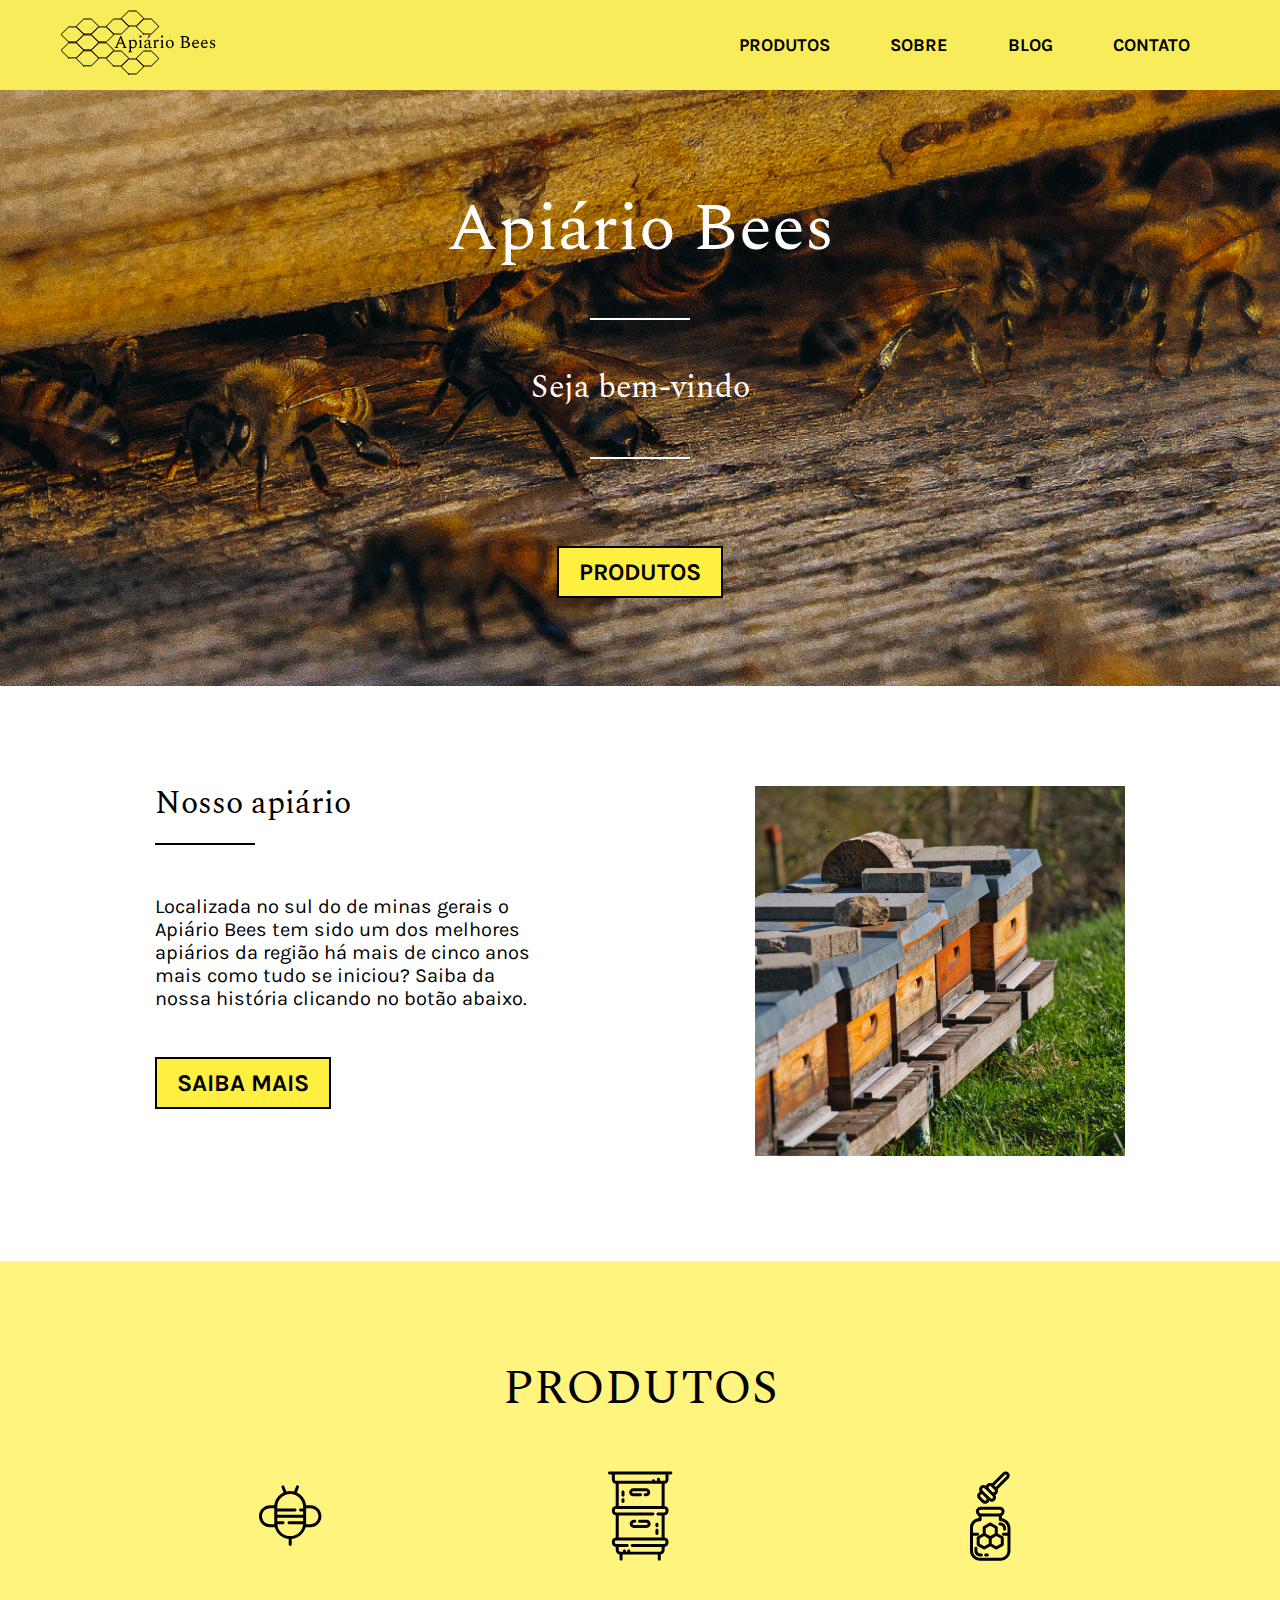
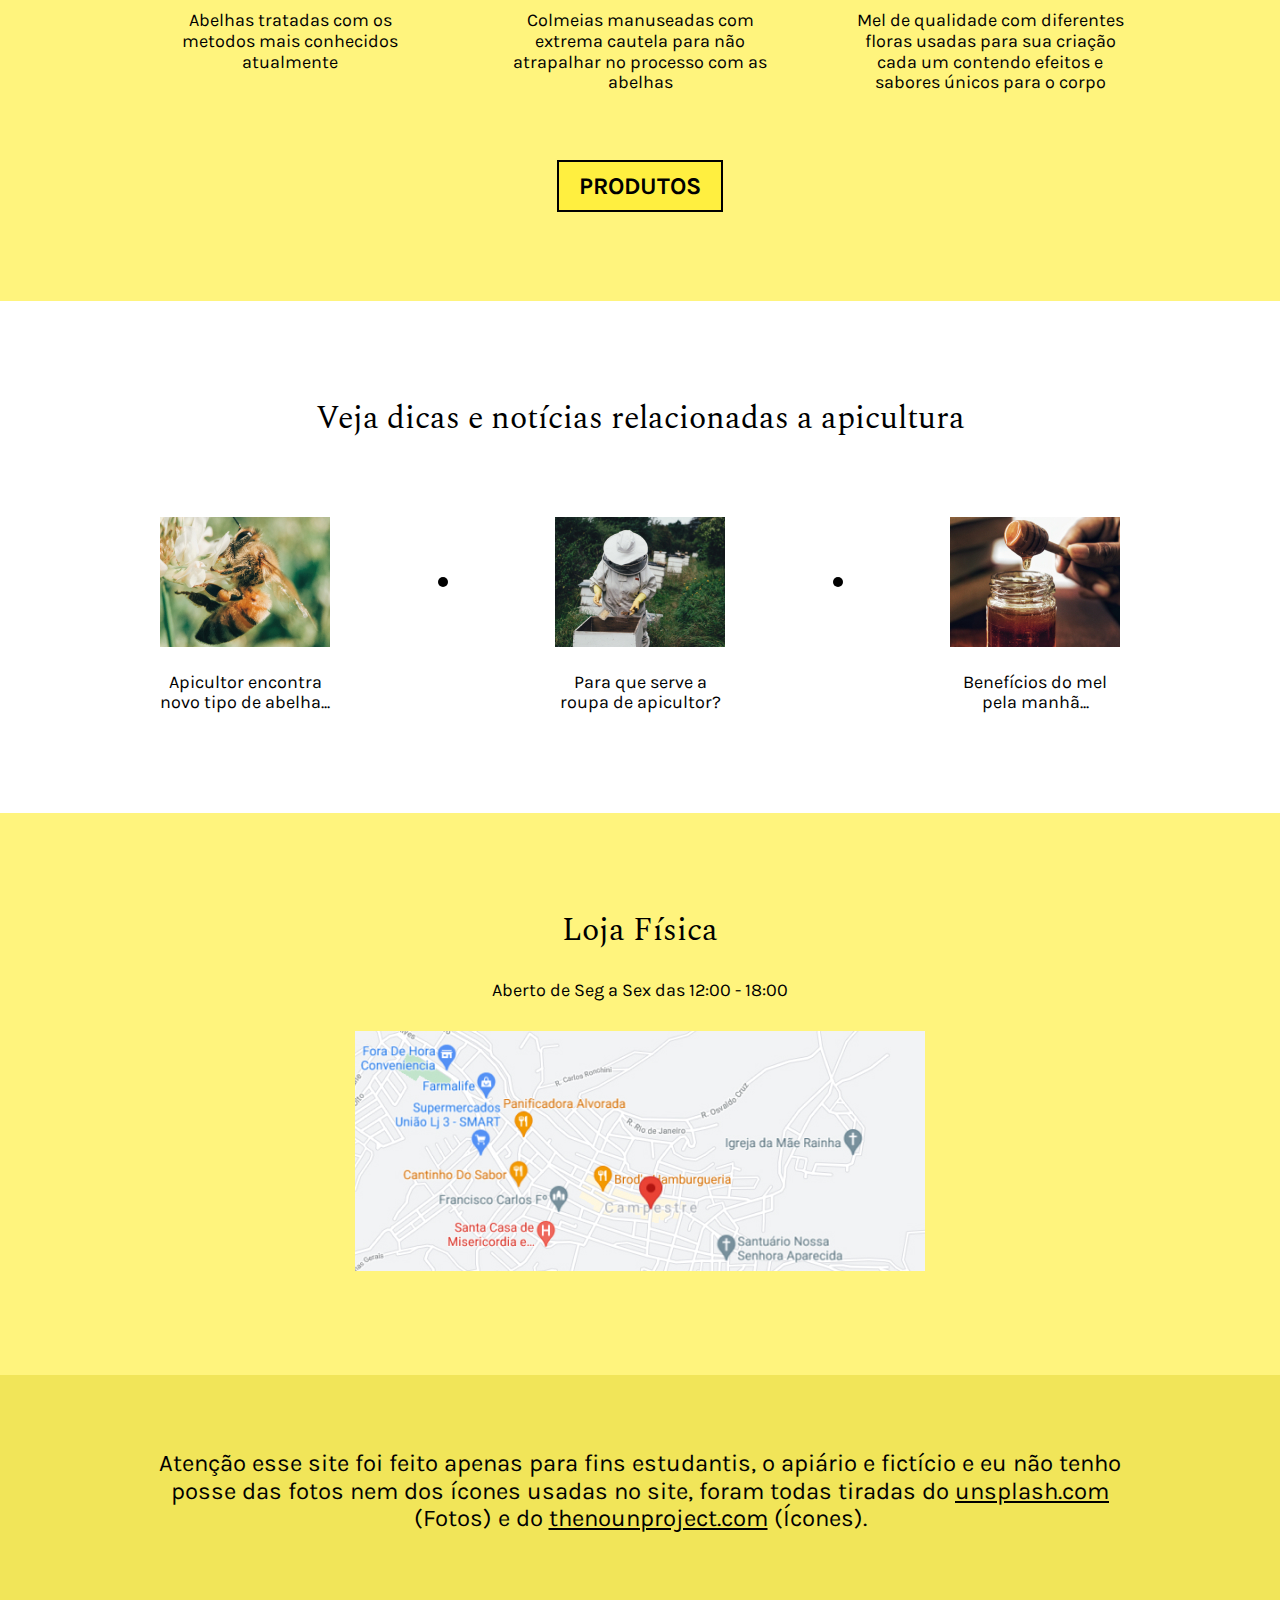
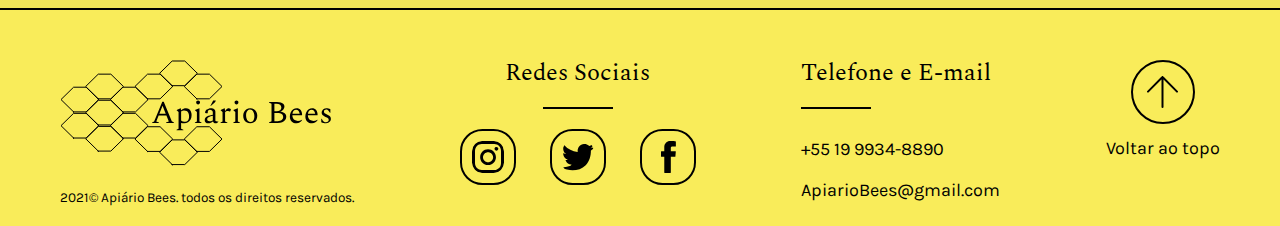
<file: index.html>
<!DOCTYPE html>
<html lang="pt-br">

<head>
	<meta charset="utf-8">
	<title>Apiário Bees</title>
	<meta name="description" content="">

	<meta property="og:type" content="website" />
	<meta property="og:title" content="Apiário Bees" />
	<meta property="og:description" content="O Apiário Bees é o melhor apiário na região de Minas Gerais vendemos mel de diferentas floras, venha experimentar!" />
	<meta property="og:url" content="apiariobees.com" />
	<meta property="og:image" content="" />

	<meta name="viewport" content="width=device-width, initial-scale=1">

	<link rel="shortcut icon" href="favicon.ico">

	<link rel="stylesheet" href="css/normalize.css">
	<link rel="stylesheet" href="css/reset.css">
	<link rel="stylesheet" href="css/style.css">
	<link rel="stylesheet" href="css/responsivo.css">
	<script>document.documentElement.classList.add("js");</script>

	<link rel="preconnect" href="https://fonts.googleapis.com">
	<link rel="preconnect" href="https://fonts.gstatic.com" crossorigin>
	<link href="https://fonts.googleapis.com/css2?family=Karla:wght@400;700&family=Spectral&display=swap" rel="stylesheet">
</head>

<body id="#top">

	<header class="header-bg">
		<div class="header-container">
			<a class="logo" href="index.html">
				<div><img src="img/icones/marca-header.svg" alt="Apiário Bees logo"></div>
			</a>
			<nav>
				<ul class="header-nav">
					<a href="produtos.html">
						<li>produtos</li>
					</a>
					<a href="sobre.html">
						<li>sobre</li>
					</a>
					<a href="blog.html">
						<li>blog</li>
					</a>
					<a href="contato.html">
						<li>contato</li>
					</a>
				</ul>
			</nav>
		</div>
	</header>

	<section class="intro-bg">
		<div>
			<h1>Apiário Bees</h1>
			<h2>Seja bem-vindo</h2>
			<div>
				<a href="produtos.html" class="btn">Produtos</a>
			</div>
		</div>
	</section>

	<section class="section-historia-container">
		<div>
			<h2>Nosso apiário</h2>
			<p>Localizada no sul do de minas gerais o Apiário Bees tem sido um dos melhores apiários da região há mais de cinco anos mais como tudo se iniciou? Saiba da nossa história clicando no botão abaixo.</p>
			<div>
				<a href="produtos.html" class="btn">Saiba Mais</a>
			</div>
		</div>
		<div>
			<img src="img/home/IMG-Intro.jpg" alt="Caixas de abelha">
		</div>
	</section>

	<section class="section-produtos">
		<h1>Produtos</h1>
		<div class="section-produtos-container">
			<div>
				<img src="img/icones/abelha.svg" alt="Ícone de abelha">
				<p>Abelhas tratadas com os metodos mais conhecidos atualmente</p>
			</div>

			<div>
				<img src="img/icones/colmeia.svg" alt="Ícone de colmeia">
				<p>Colmeias manuseadas com extrema cautela para não atrapalhar no processo com as abelhas</p>
			</div>

			<div>
				<img src="img/icones/pote-mel.svg" alt="Ícone de pote de mel">
				<p>Mel de qualidade com diferentes floras usadas para sua criação cada um contendo efeitos e sabores únicos para o corpo</p>
			</div>
		</div>
		<div>
			<a href="produtos.html" class="btn">Produtos</a>
		</div>
	</section>

	<section class="section-news">
		<h2>Veja dicas e notícias relacionadas a apicultura</h2>
		<ul class="news-lista">

			<li>
				<div>
					<a href="#">
						<img src="img/home/Item blog 1.jpg" alt="Nova espécime de abelha">
						<p>Apicultor encontra novo tipo de abelha...</p>
					</a>
				</div>
			</li>

			<div class="bolinha"></div>

			<li>
				<div>
					<a href="#">
						<img src="img/home/Item blog 2.jpg" alt="Uso da roupa de apicultor">
						<p>Para que serve a roupa de apicultor?</p>
					</a>
				</div>
			</li>

			<div class="bolinha"></div>

			<li>
				<div>
					<a href="#">
						<img src="img/home/Item blog 3.jpg" alt="Benefícios do mel pela manhã">
						<p>Benefícios do mel pela manhã...</p>
					</a>
				</div>
			</li>

		</ul>
	</section>

	</div>


	<section class="section-endereco">
		<div class="section-endereco-container">
			<h2>Loja Física</h2>
			<p>Aberto de Seg a Sex das 12:00 - 18:00</p>
			<div><a href="https://www.google.com.br/maps" target="_blank"><img src="img/home/image 1.jpg" alt="Endereço no maps"></a></div>
		</div>
	</section>

	<section class="prefooter-color">
		<div class="prefooter">
			<p>Atenção esse site foi feito apenas para fins estudantis, o apiário e fictício e eu não tenho posse das fotos nem dos ícones usadas no site, foram todas tiradas do <a href="https://unsplash.com" target="_blank">unsplash.com</a> (Fotos) e do <a href="https://thenounproject.com" target="_blank">thenounproject.com</a> (Ícones).</p>
		</div>
	</section>

	<footer class="footer-bg">
		<div class="footer-container">
			<div>
				<a href="index.html">
					<img src="img/icones/marca-footer.svg" alt="Apiário Bees">
				</a>
				<p class="copy">2021© Apiário Bees. todos os direitos reservados.</p>
			</div>

			<div class="redes">
				<h3>Redes Sociais</h3>
				<ul>
					<li>
						<a href="https://www.instagram.com" target="_blank"> <img src="img/icones/instagram-icon.svg" alt="Ícone do instagram"> </a>
					</li>

					<li>
						<a href="https://www.twitter.com" target="_blank"> <img src="img/icones/twitter-icon.svg" alt="Ícone do twitter"> </a>
					</li>

					<li>
						<a href="https://www.facebook.com" target="_blank"> <img src="img/icones/facebook-icon.svg" alt="Ícone do facebook"> </a>
					</li>
				</ul>
			</div>

			<div class="telefone-email">
				<h3>Telefone e E-mail</h3>
				<p>+55 19 9934-8890</p>
				<p>ApiarioBees@gmail.com</p>
			</div>

			<div class="footer-seta">
				<a href="#top"><img src="img/icones/seta-cima.svg" alt="Seta pra cima"></a>
				<p>Voltar ao topo</p>
			</div>
	</footer>
	<!-- JavaScript -->

	<!-- JavaScript -->

</body>

</html>
</file>
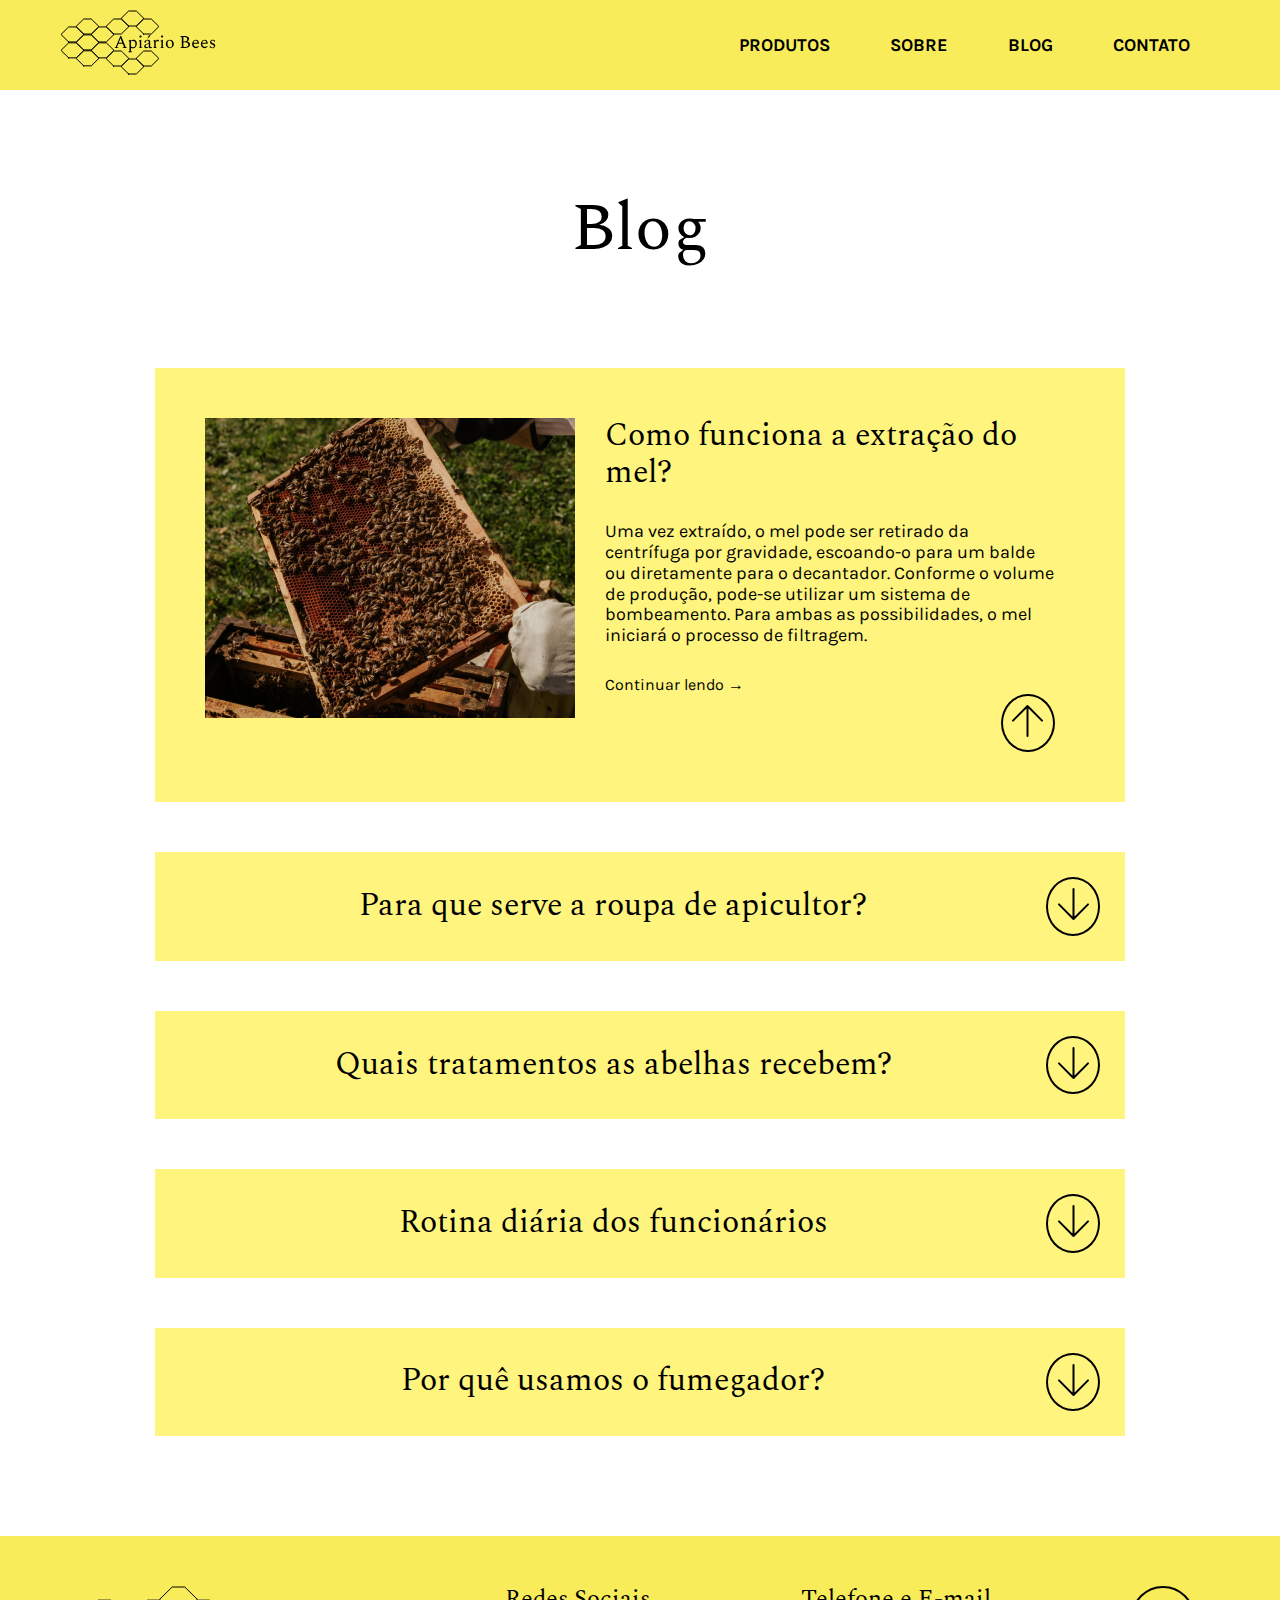
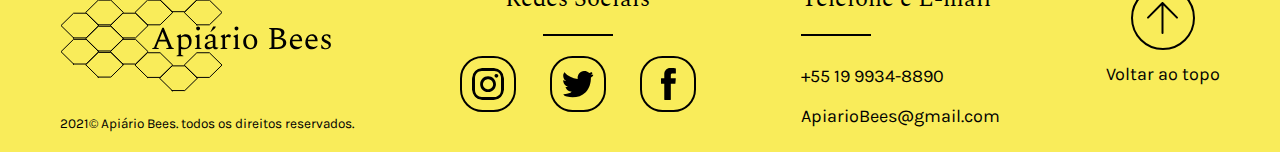
<file: blog.html>
<!DOCTYPE html>
<html lang="pt-br">

<head>
  <meta charset="utf-8">
  <title>Apiário Bees | Blog</title>
  <meta name="description" content="Veja as útlimas notícias relacionadas a apicultura e fique por dentro de tudo!">

  <meta property="og:type" content="website" />
  <meta property="og:title" content="Apiário Bees | Blog" />
  <meta property="og:description" content="Veja as útlimas notícias relacionadas a apicultura e fique por dentro de tudo!" />
  <meta property="og:url" content="apiariobees.com" />
  <meta property="og:image" content="" />

  <meta name="viewport" content="width=device-width, initial-scale=1">

  <link rel="shortcut icon" href="favicon.ico">


  <link rel="stylesheet" href="css/normalize.css">
  <link rel="stylesheet" href="css/reset.css">
  <link rel="stylesheet" href="css/style.css">
  <link rel="stylesheet" href="css/blog.css">
  <link rel="stylesheet" href="css/responsivo.css">
  <script>document.documentElement.classList.add("js");</script>

  <link rel="preconnect" href="https://fonts.googleapis.com">
  <link rel="preconnect" href="https://fonts.gstatic.com" crossorigin>
  <link href="https://fonts.googleapis.com/css2?family=Karla:wght@400;700&family=Spectral&display=swap" rel="stylesheet">
</head>

<body id="#top">

  <header class="header-bg">
    <div class="header-container">
      <a class="logo" href="index.html">
        <div><img src="img/icones/marca-header.svg" alt="Apiário Bees logo"></div>
      </a>
      <nav>
        <ul class="header-nav">
          <a href="produtos.html">
            <li>produtos</li>
          </a>
          <a href="sobre.html">
            <li>sobre</li>
          </a>
          <a href="blog.html">
            <li>blog</li>
          </a>
          <a href="contato.html">
            <li>contato</li>
          </a>
        </ul>
      </nav>
    </div>
  </header>

  <section class="pagina-blog">
    <h1>Blog</h1>
    <div class="open-blog">
      <div>
        <img src="img/blog/extracao.jpg" alt="Mel sendo extraido">
      </div>
      <div>
        <h2>Como funciona a extração do mel?</h2>
        <p>Uma vez extraído, o mel pode ser retirado da centrífuga por gravidade, escoando-o para um balde ou diretamente para o decantador. Conforme o volume de produção, pode-se utilizar um sistema de bombeamento. Para ambas as possibilidades, o mel iniciará o processo de filtragem.</p>
        <a href="#">
          <div class="blog-btn">Continuar lendo →</div>
        </a>
        <a href="#">
          <div class="close-seta">
            <img src="img/icones/seta-cima.svg" alt="Seta para cima">
          </div>
        </a>
      </div>
    </div>

    <div class="closed-blog">
      <h2>Para que serve a roupa de apicultor?</h2>
      <a href="#">
        <div class="open-seta">
          <img src="img/icones/seta-baixo.svg" alt="Seta para baixo">
        </div>
      </a>
    </div>

    <div class="closed-blog">
      <h2>Quais tratamentos as abelhas recebem?</h2>
      <a href="#">
        <div class="open-seta">
          <img src="img/icones/seta-baixo.svg" alt="Seta para baixo">
        </div>
      </a>
    </div>

    <div class="closed-blog">
      <h2>Rotina diária dos funcionários</h2>
      <a href="#">
        <div class="open-seta">
          <img src="img/icones/seta-baixo.svg" alt="Seta para baixo">
        </div>
      </a>
    </div>

    <div class="closed-blog">
      <h2>Por quê usamos o fumegador?</h2>
      <a href="#">
        <div class="open-seta">
          <img src="img/icones/seta-baixo.svg" alt="Seta para baixo">
        </div>
      </a>
    </div>
  </section>

  <footer class="footer-bg">
    <div class="footer-container">
      <div>
        <a href="index.html">
          <img src="img/icones/marca-footer.svg" alt="Apiário Bees">
        </a>
        <p class="copy">2021© Apiário Bees. todos os direitos reservados.</p>
      </div>

      <div class="redes">
        <h3>Redes Sociais</h3>
        <ul class="redes-sociais">
          <li>
            <a href="https://www.instagram.com" target="_blank"> <img src="img/icones/instagram-icon.svg" alt="Ícone do instagram"> </a>
          </li>

          <li>
            <a href="https://www.twitter.com" target="_blank"> <img src="img/icones/twitter-icon.svg" alt="Ícone do twitter"> </a>
          </li>

          <li>
            <a href="https://www.facebook.com" target="_blank"> <img src="img/icones/facebook-icon.svg" alt="Ícone do facebook"> </a>
          </li>
        </ul>
      </div>

      <div class="telefone-email">
        <h3>Telefone e E-mail</h3>
        <p>+55 19 9934-8890</p>
        <p>ApiarioBees@gmail.com</p>
      </div>

      <div class="footer-seta">
        <a href="#top"><img src="img/icones/seta-cima.svg" alt="Seta pra cima"></a>
        <p>Voltar ao topo</p>
      </div>
  </footer>

</body>
</file>
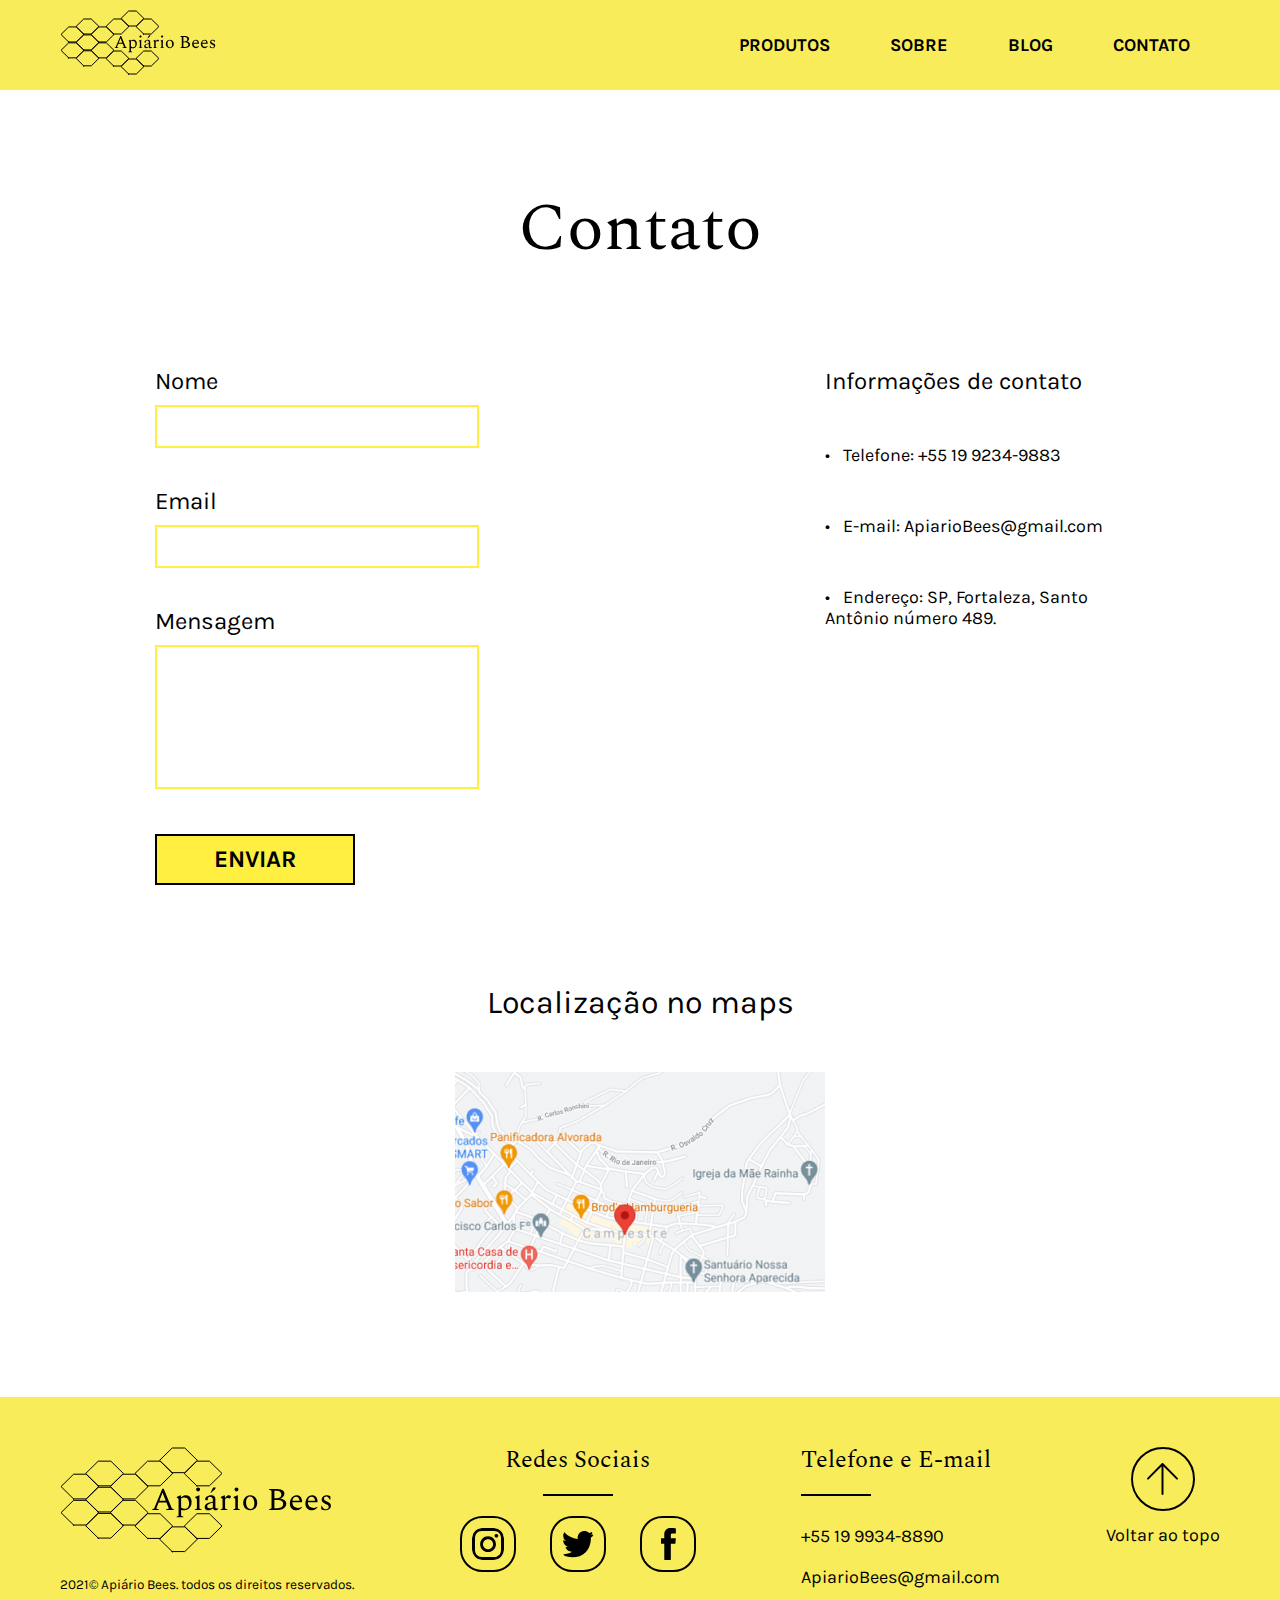
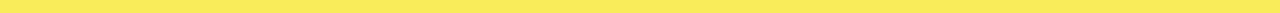
<file: contato.html>
<!DOCTYPE html>
<html lang="pt-br">

<head>
  <meta charset="utf-8">
  <title>Apiário Bees | Contato</title>
  <meta name="description" content="Entre em contato conosco nos enviando um formulário, e em breve entraremos em contato com você!">

  <meta property="og:type" content="website" />
  <meta property="og:title" content="Apiário Bees | Contato" />
  <meta property="og:description" content="Entre em contato conosco nos enviando um formulário, e em breve entraremos em contato com você!" />
  <meta property="og:url" content="apiariobees.com" />
  <meta property="og:image" content="" />

  <meta name="viewport" content="width=device-width, initial-scale=1">

  <link rel="shortcut icon" href="favicon.ico">


  <link rel="stylesheet" href="css/normalize.css">
  <link rel="stylesheet" href="css/reset.css">
  <link rel="stylesheet" href="css/style.css">
  <link rel="stylesheet" href="css/contato.css">
  <link rel="stylesheet" href="css/responsivo.css">
  <script>document.documentElement.classList.add("js");</script>

  <link rel="preconnect" href="https://fonts.googleapis.com">
  <link rel="preconnect" href="https://fonts.gstatic.com" crossorigin>
  <link href="https://fonts.googleapis.com/css2?family=Karla:wght@400;700&family=Spectral&display=swap" rel="stylesheet">
</head>

<body id="#top">

  <header class="header-bg">
    <div class="header-container">
      <a class="logo" href="index.html">
        <div><img src="img/icones/marca-header.svg" alt="Apiário Bees logo"></div>
      </a>
      <nav>
        <ul class="header-nav">
          <a href="produtos.html">
            <li>produtos</li>
          </a>
          <a href="sobre.html">
            <li>sobre</li>
          </a>
          <a href="blog.html">
            <li>blog</li>
          </a>
          <a href="contato.html">
            <li>contato</li>
          </a>
        </ul>
      </nav>
    </div>
  </header>

  <section class="page-contato">
    <h1>Contato</h1>
    <div class="container-form">
      <div>
        <form class="form-contato">
          <label for="nome">Nome</label>
          <input type="text" name="nome" id="nome">
          <label for="email">Email</label>
          <input type="text" name="email" id="email">
          <label for="mensagem">Mensagem</label>
          <textarea name="mensagem" id="mensagem" cols="30" rows="10"></textarea>
          <button>Enviar</button>
        </form>
      </div>
      <div>
        <h2>Informações de contato</h2>
        <ul>
          <li>•⠀Telefone: +55 19 9234-9883</li>
          <li>•⠀E-mail: ApiarioBees@gmail.com</li>
          <li>•⠀Endereço: SP, Fortaleza, Santo Antônio número 489.</li>
        </ul>
      </div>
    </div>
    <div class="contato-maps">
      <h2>Localização no maps</h2>
      <a href="https://www.google.com.br/maps" target="_blank"><img src="img/contato/maps.jpg" alt=""></a>
    </div>
  </section>

  <footer class="footer-bg">
    <div class="footer-container">
      <div>
        <a href="index.html">
          <img src="img/icones/marca-footer.svg" alt="Apiário Bees">
        </a>
        <p class="copy">2021© Apiário Bees. todos os direitos reservados.</p>
      </div>

      <div class="redes">
        <h3>Redes Sociais</h3>
        <ul class="redes-sociais">
          <li>
            <a href="https://www.instagram.com" target="_blank"> <img src="img/icones/instagram-icon.svg" alt="Ícone do instagram"> </a>
          </li>

          <li>
            <a href="https://www.twitter.com" target="_blank"> <img src="img/icones/twitter-icon.svg" alt="Ícone do twitter"> </a>
          </li>

          <li>
            <a href="https://www.facebook.com" target="_blank"> <img src="img/icones/facebook-icon.svg" alt="Ícone do facebook"> </a>
          </li>
        </ul>
      </div>

      <div class="telefone-email">
        <h3>Telefone e E-mail</h3>
        <p>+55 19 9934-8890</p>
        <p>ApiarioBees@gmail.com</p>
      </div>

      <div class="footer-seta">
        <a href="#top"><img src="img/icones/seta-cima.svg" alt="Seta pra cima"></a>
        <p>Voltar ao topo</p>
      </div>
  </footer>

</body>
</file>
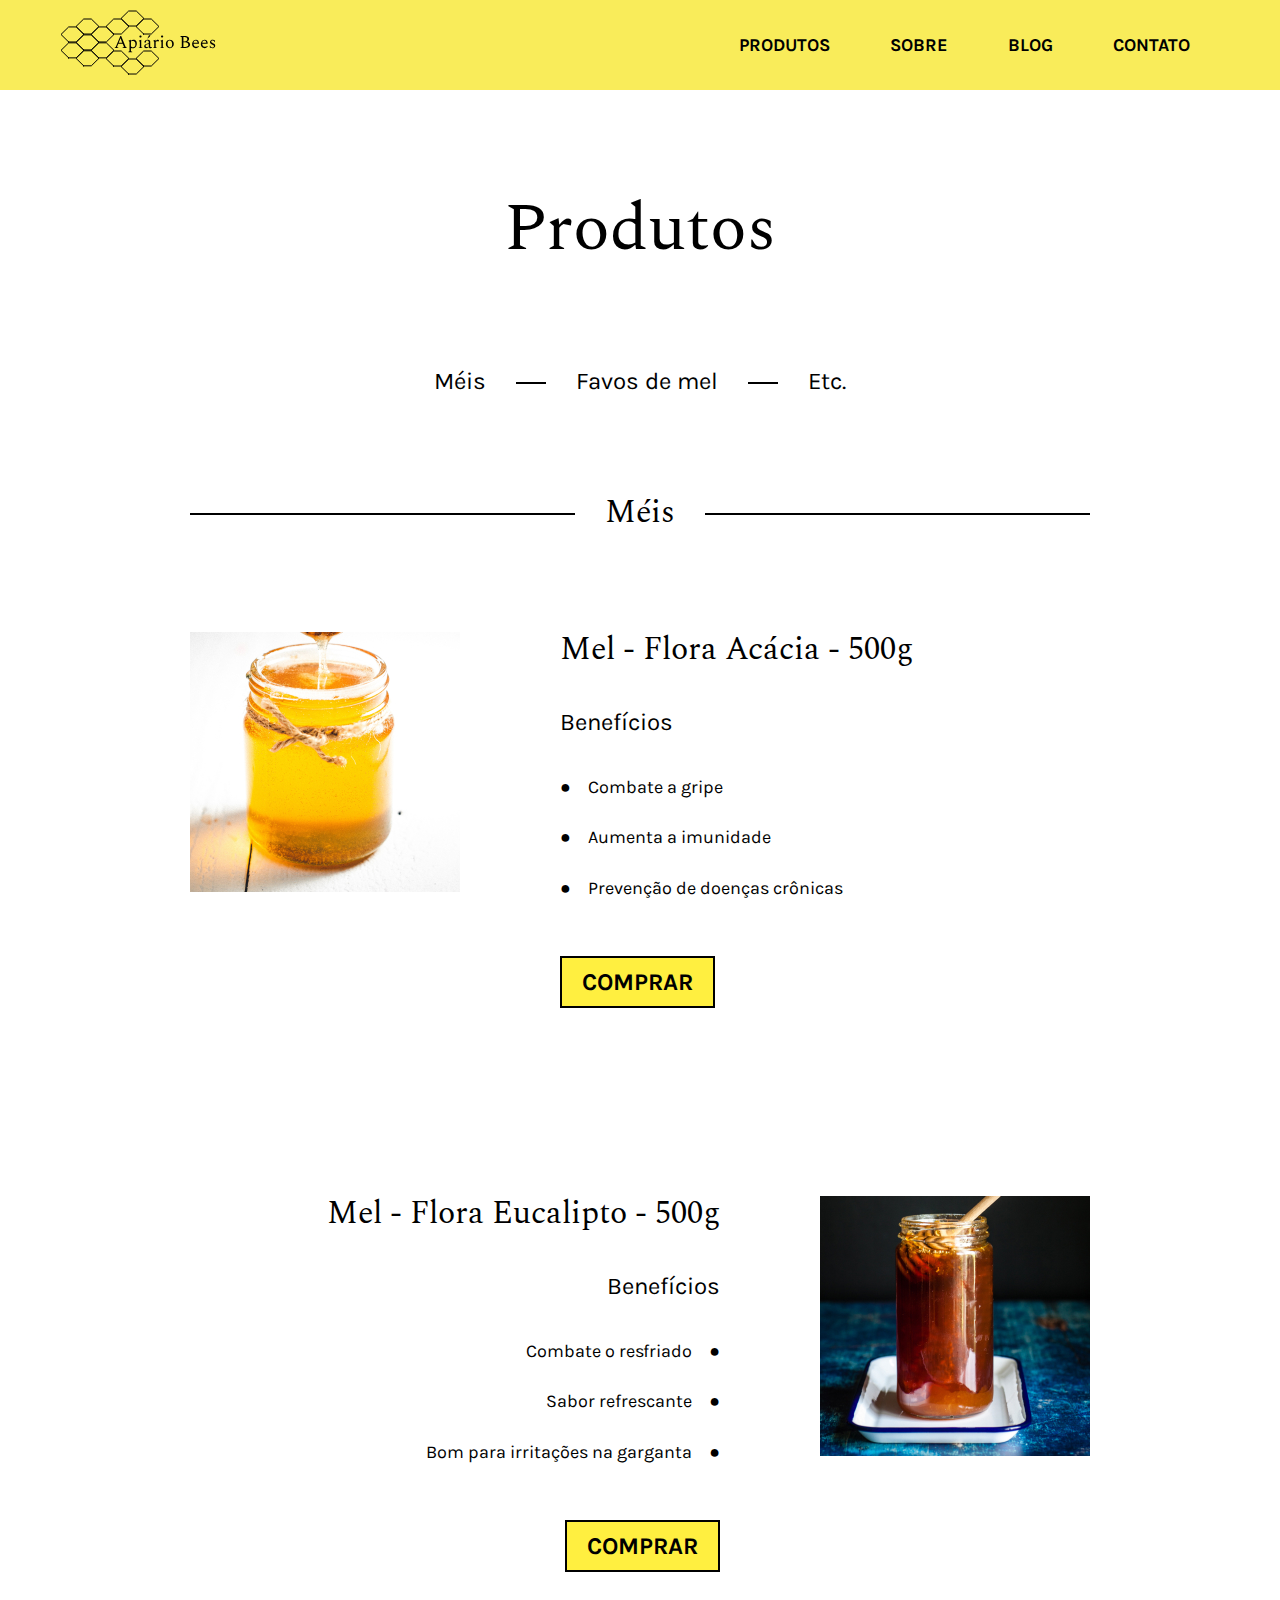
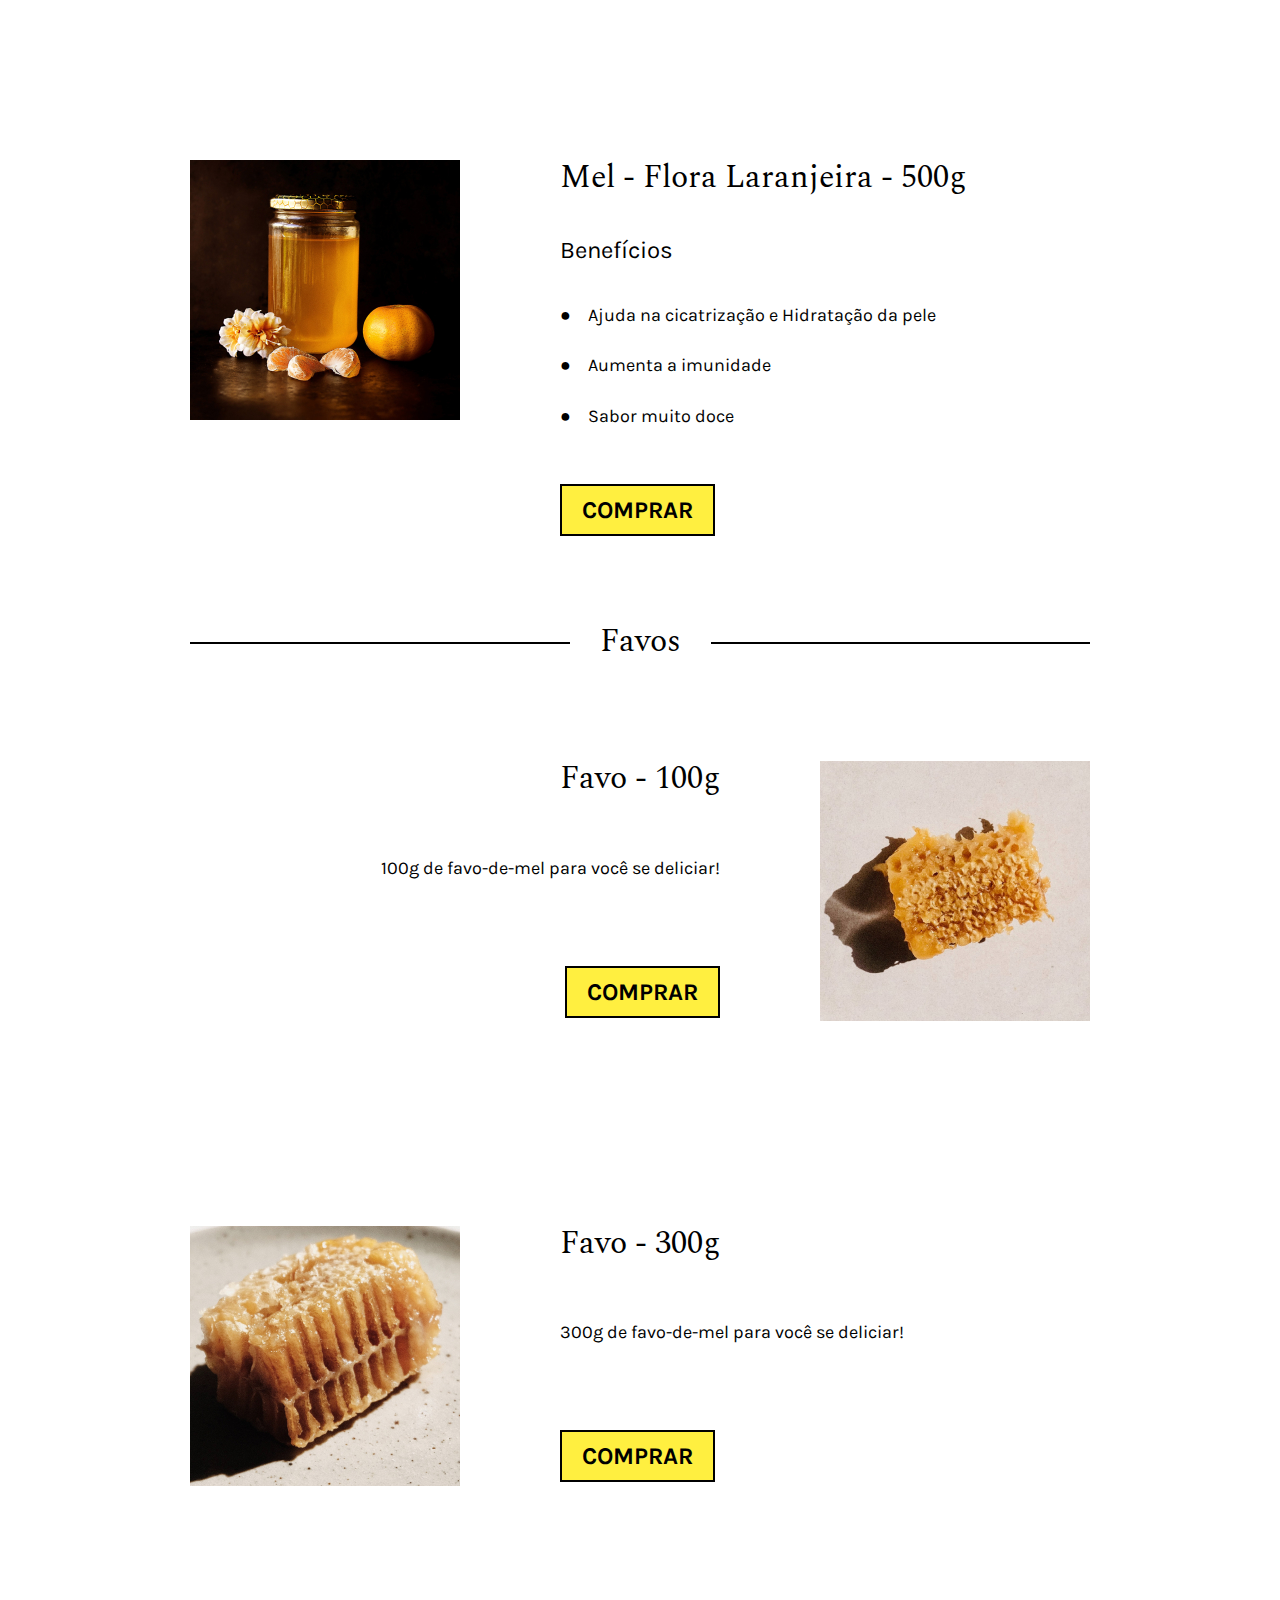
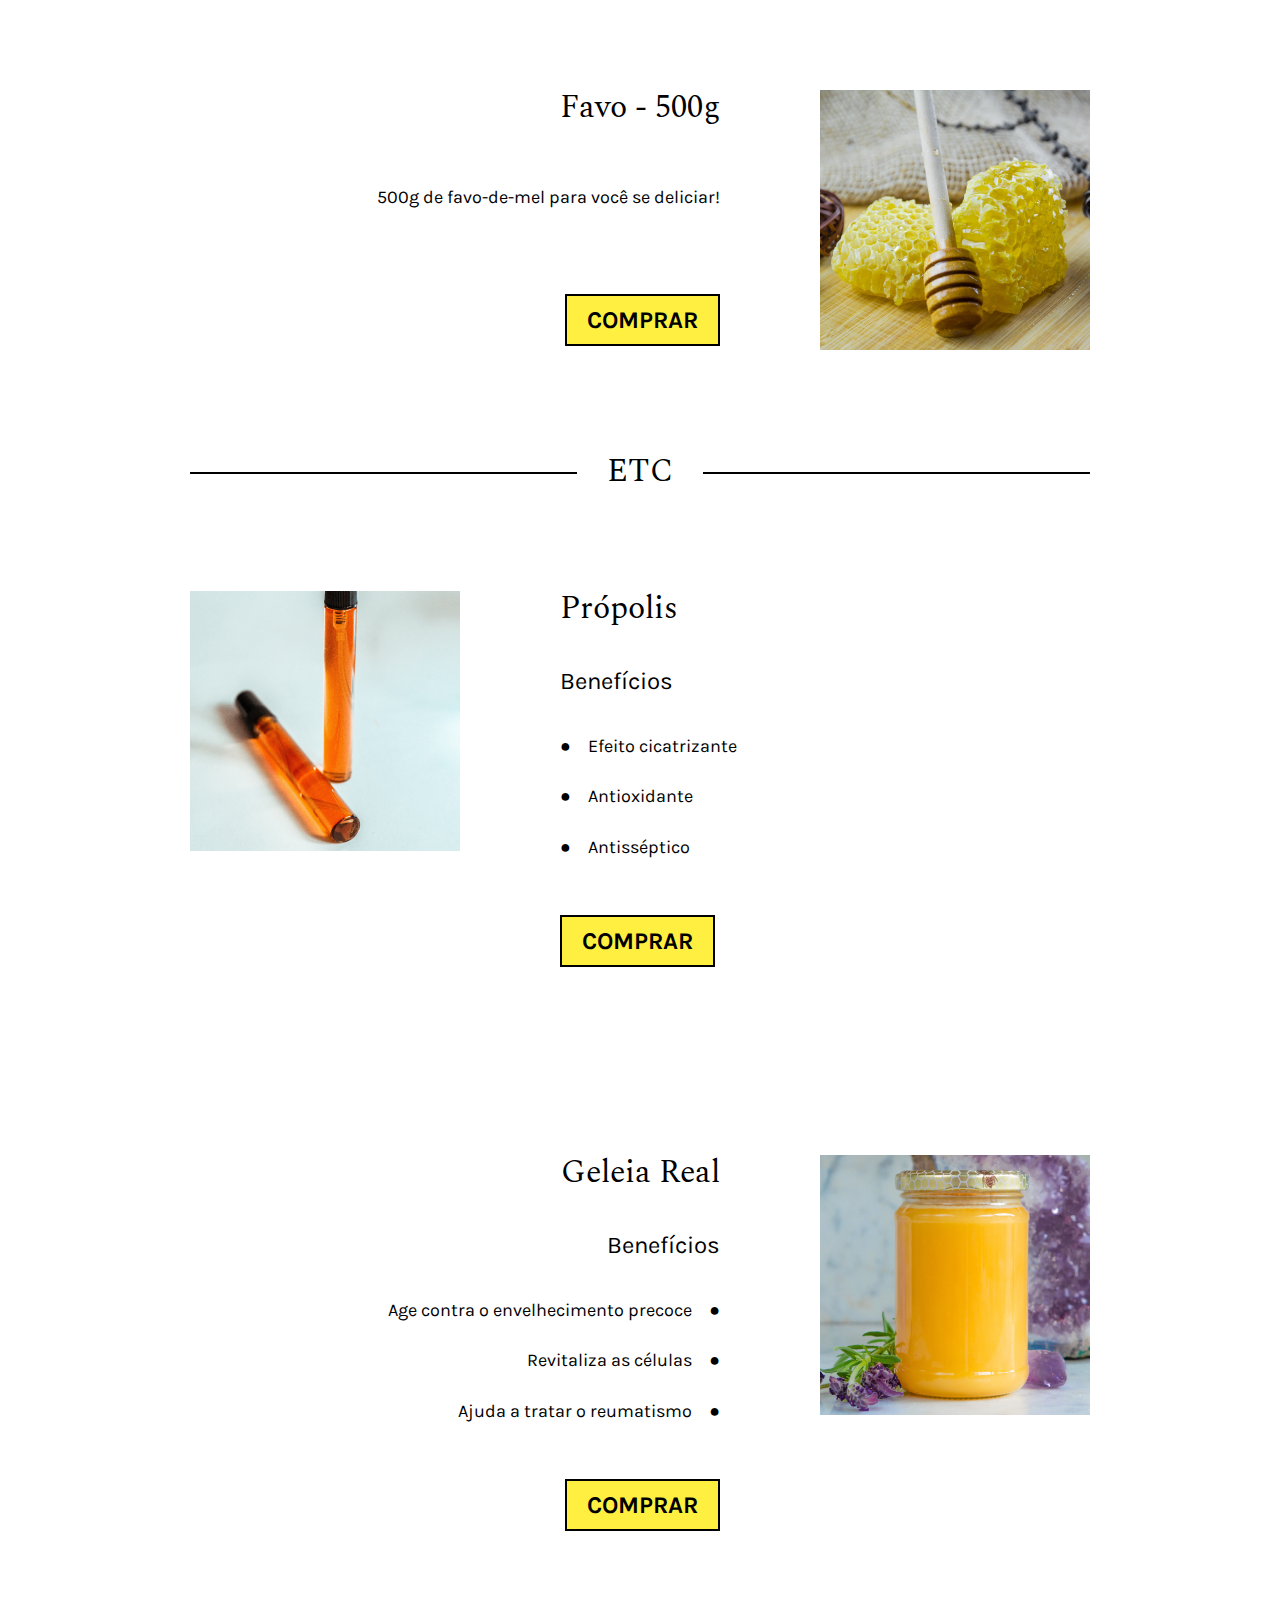
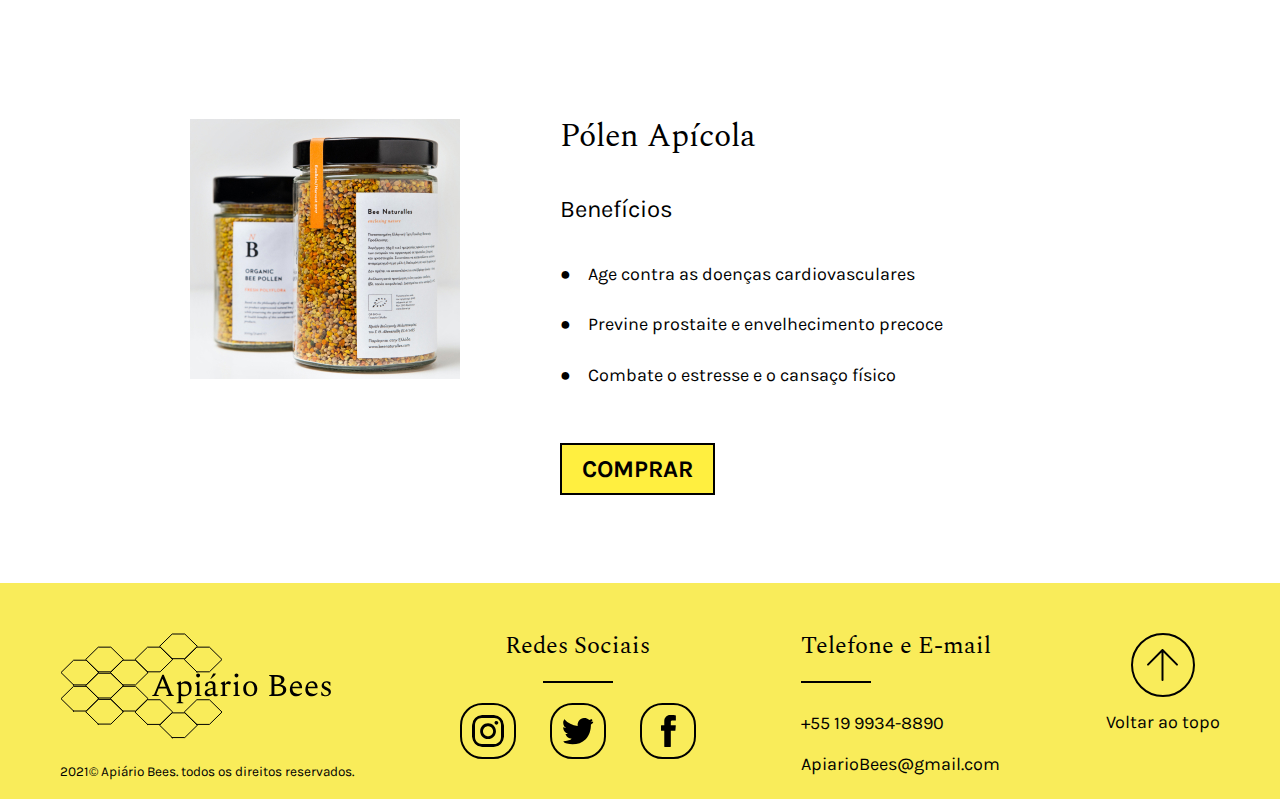
<file: produtos.html>
<!DOCTYPE html>
<html lang="pt-br">

<head>
  <meta charset="utf-8">
  <title>Apiário Bees | Produtos</title>
  <meta name="description" content="Veja nossos produtos cada um contendo características, sabores e efeitos únicos para o corpo, tudo por um preço acessível.">

  <meta property="og:type" content="website" />
  <meta property="og:title" content="Apiário Bees | Produtos" />
  <meta property="og:description" content="Veja nossos produtos cada um contendo características, sabores e efeitos únicos para o corpo, tudo por um preço acessível." />
  <meta property="og:url" content="apiariobees.com" />
  <meta property="og:image" content="" />

  <meta name="viewport" content="width=device-width, initial-scale=1">

  <link rel="shortcut icon" href="favicon.ico">


  <link rel="stylesheet" href="css/normalize.css">
  <link rel="stylesheet" href="css/reset.css">
  <link rel="stylesheet" href="css/style.css">
  <link rel="stylesheet" href="css/produtos.css">
  <link rel="stylesheet" href="css/responsivo.css">
  <script>document.documentElement.classList.add("js");</script>

  <link rel="preconnect" href="https://fonts.googleapis.com">
  <link rel="preconnect" href="https://fonts.gstatic.com" crossorigin>
  <link href="https://fonts.googleapis.com/css2?family=Karla:wght@400;700&family=Spectral&display=swap" rel="stylesheet">
</head>

<body id="#top">

  <header class="header-bg">
    <div class="header-container">
      <a class="logo" href="index.html">
        <div><img src="img/icones/marca-header.svg" alt="Apiário Bees logo"></div>
      </a>
      <nav>
        <ul class="header-nav">
          <a href="produtos.html">
            <li>produtos</li>
          </a>
          <a href="sobre.html">
            <li>sobre</li>
          </a>
          <a href="blog.html">
            <li>blog</li>
          </a>
          <a href="contato.html">
            <li>contato</li>
          </a>
        </ul>
      </nav>
    </div>
  </header>

  <section class="intro-produtos">
    <h1>Produtos</h1>
    <nav>
      <ul class="inter-nav">

        <li><a href="#mel">Méis</a></li>

        <li><a href="#favo">Favos de mel </a></li>

        <li><a href="#etc">Etc.</a></li>

      </ul>
    </nav>
  </section>

  <section class="secao-de-produtos" id="mel">
    <h2 class="subsection-title">Méis</h2>

    <div class="produto-item">
      <div>
        <img src="img/produtos/mel-1.jpg" alt="Foto de mel 1">
      </div>
      <div class="beneficio-lista">
        <ul>
          <h2>Mel - Flora Acácia - 500g</h2>
          <h3>Benefícios</h3>
          <li>● ⠀Combate a gripe</li>
          <li>● ⠀Aumenta a imunidade</li>
          <li>● ⠀Prevenção de doenças crônicas</li>
        </ul>
        <div>
          <a href="compra.html" class="btn">Comprar</a>
        </div>
      </div>
    </div>

    <div class="produto-item direita">
      <div>
        <img src="img/produtos/mel-2 1.jpg" alt="Foto de mel 2">
      </div>
      <div class="beneficio-lista">
        <ul>
          <h2>Mel - Flora Eucalipto - 500g</h2>
          <h3>Benefícios</h3>
          <li>Combate o resfriado ⠀●</li>
          <li>Sabor refrescante ⠀●</li>
          <li>Bom para irritações na garganta ⠀●</li>
        </ul>
        <div>
          <a href="compra.html" class="btn">Comprar</a>
        </div>
      </div>
    </div>

    <div class="produto-item">
      <div>
        <img src="img/produtos/mel-3 1.jpg" alt="Foto de mel 3">
      </div>
      <div class="beneficio-lista">
        <ul>
          <h2>Mel - Flora Laranjeira - 500g</h2>
          <h3>Benefícios</h3>
          <li>● ⠀Ajuda na cicatrização e Hidratação da pele</li>
          <li>● ⠀Aumenta a imunidade</li>
          <li>● ⠀Sabor muito doce</li>
        </ul>
        <div>
          <a href="compra.html" class="btn">Comprar</a>
        </div>
      </div>
    </div>
  </section>



  <!-- SEÇÃO FAVOS DE MELS -->



  <section class="secao-de-produtos" id="favo">
    <h2 class="subsection-title">Favos</h2>
    <div class="produto-item direita">
      <div>
        <img src="img/produtos/favo-2.jpg" alt="Favo de mel 1">
      </div>
      <div class="beneficio-lista">
        <ul>
          <h2>Favo - 100g</h2>
          <span>
            <p>100g de favo-de-mel para você se deliciar!</p>
          </span>
        </ul>
        <div>
          <a href="compra.html" class="btn">Comprar</a>
        </div>
      </div>
    </div>

    <div class="produto-item">
      <div>
        <img src="img/produtos/favo-3.jpg" alt="Foto de mel 2">
      </div>
      <div class="beneficio-lista">
        <ul>
          <h2>Favo - 300g</h2>
          <span>
            <p>300g de favo-de-mel para você se deliciar!</p>
          </span>
        </ul>
        <div>
          <a href="compra.html" class="btn">Comprar</a>
        </div>
      </div>
    </div>

    <div class="produto-item direita">
      <div>
        <img src="img/produtos/favo-1.jpg" alt="Foto de mel 3">
      </div>
      <div class="beneficio-lista">
        <ul>
          <h2>Favo - 500g</h2>
          <span>
            <p>500g de favo-de-mel para você se deliciar!</p>
          </span>
        </ul>
        <div>
          <a href="compra.html" class="btn">Comprar</a>
        </div>
      </div>
    </div>
  </section>



  <!-- SEÇÃO ETC. -->



  <section class="secao-de-produtos" id="etc">
    <h2 class="subsection-title">ETC</h2>

    <div class="produto-item">
      <div>
        <img src="img/produtos/propolis 1.jpg" alt="Própolis Engarrafado">
      </div>
      <div class="beneficio-lista">
        <ul>
          <h2>Própolis</h2>
          <h3>Benefícios</h3>
          <li>● ⠀Efeito cicatrizante</li>
          <li>● ⠀Antioxidante</li>
          <li>● ⠀Antisséptico</li>
        </ul>
        <div>
          <a href="compra.html" class="btn">Comprar</a>
        </div>
      </div>
    </div>

    <div class="produto-item direita">
      <div>
        <img src="img/produtos/geleia-real 1.jpg" alt="Geleia Real">
      </div>
      <div class="beneficio-lista">
        <ul>
          <h2>Geleia Real</h2>
          <h3>Benefícios</h3>
          <li>Age contra o envelhecimento precoce ⠀●</li>
          <li>Revitaliza as células ⠀●</li>
          <li>Ajuda a tratar o reumatismo ⠀●</li>
        </ul>
        <div>
          <a href="compra.html" class="btn">Comprar</a>
        </div>
      </div>
    </div>

    <div class="produto-item">
      <div>
        <img src="img/produtos/polen 1.jpg" alt="Pólen Apícola">
      </div>
      <div class="beneficio-lista">
        <ul>
          <h2>Pólen Apícola</h2>
          <h3>Benefícios</h3>
          <li>● ⠀Age contra as doenças cardiovasculares</li>
          <li>● ⠀Previne prostaite e envelhecimento precoce</li>
          <li>● ⠀Combate o estresse e o cansaço físico</li>
        </ul>
        <div>
          <a href="compra.html" class="btn">Comprar</a>
        </div>
      </div>
    </div>
  </section>


  <footer class="footer-bg">
    <div class="footer-container">
      <div>
        <a href="index.html">
          <img src="img/icones/marca-footer.svg" alt="Apiário Bees">
        </a>
        <p class="copy">2021© Apiário Bees. todos os direitos reservados.</p>
      </div>

      <div class="redes">
        <h3>Redes Sociais</h3>
        <ul class="redes-sociais">
          <li>
            <a href="https://www.instagram.com" target="_blank"> <img src="img/icones/instagram-icon.svg" alt="Ícone do instagram"> </a>
          </li>

          <li>
            <a href="https://www.twitter.com" target="_blank"> <img src="img/icones/twitter-icon.svg" alt="Ícone do twitter"> </a>
          </li>

          <li>
            <a href="https://www.facebook.com" target="_blank"> <img src="img/icones/facebook-icon.svg" alt="Ícone do facebook"> </a>
          </li>
        </ul>
      </div>

      <div class="telefone-email">
        <h3>Telefone e E-mail</h3>
        <p>+55 19 9934-8890</p>
        <p>ApiarioBees@gmail.com</p>
      </div>

      <div class="footer-seta">
        <a href="#top"><img src="img/icones/seta-cima.svg" alt="Seta pra cima"></a>
        <p>Voltar ao topo</p>
      </div>
  </footer>

</body>
</file>
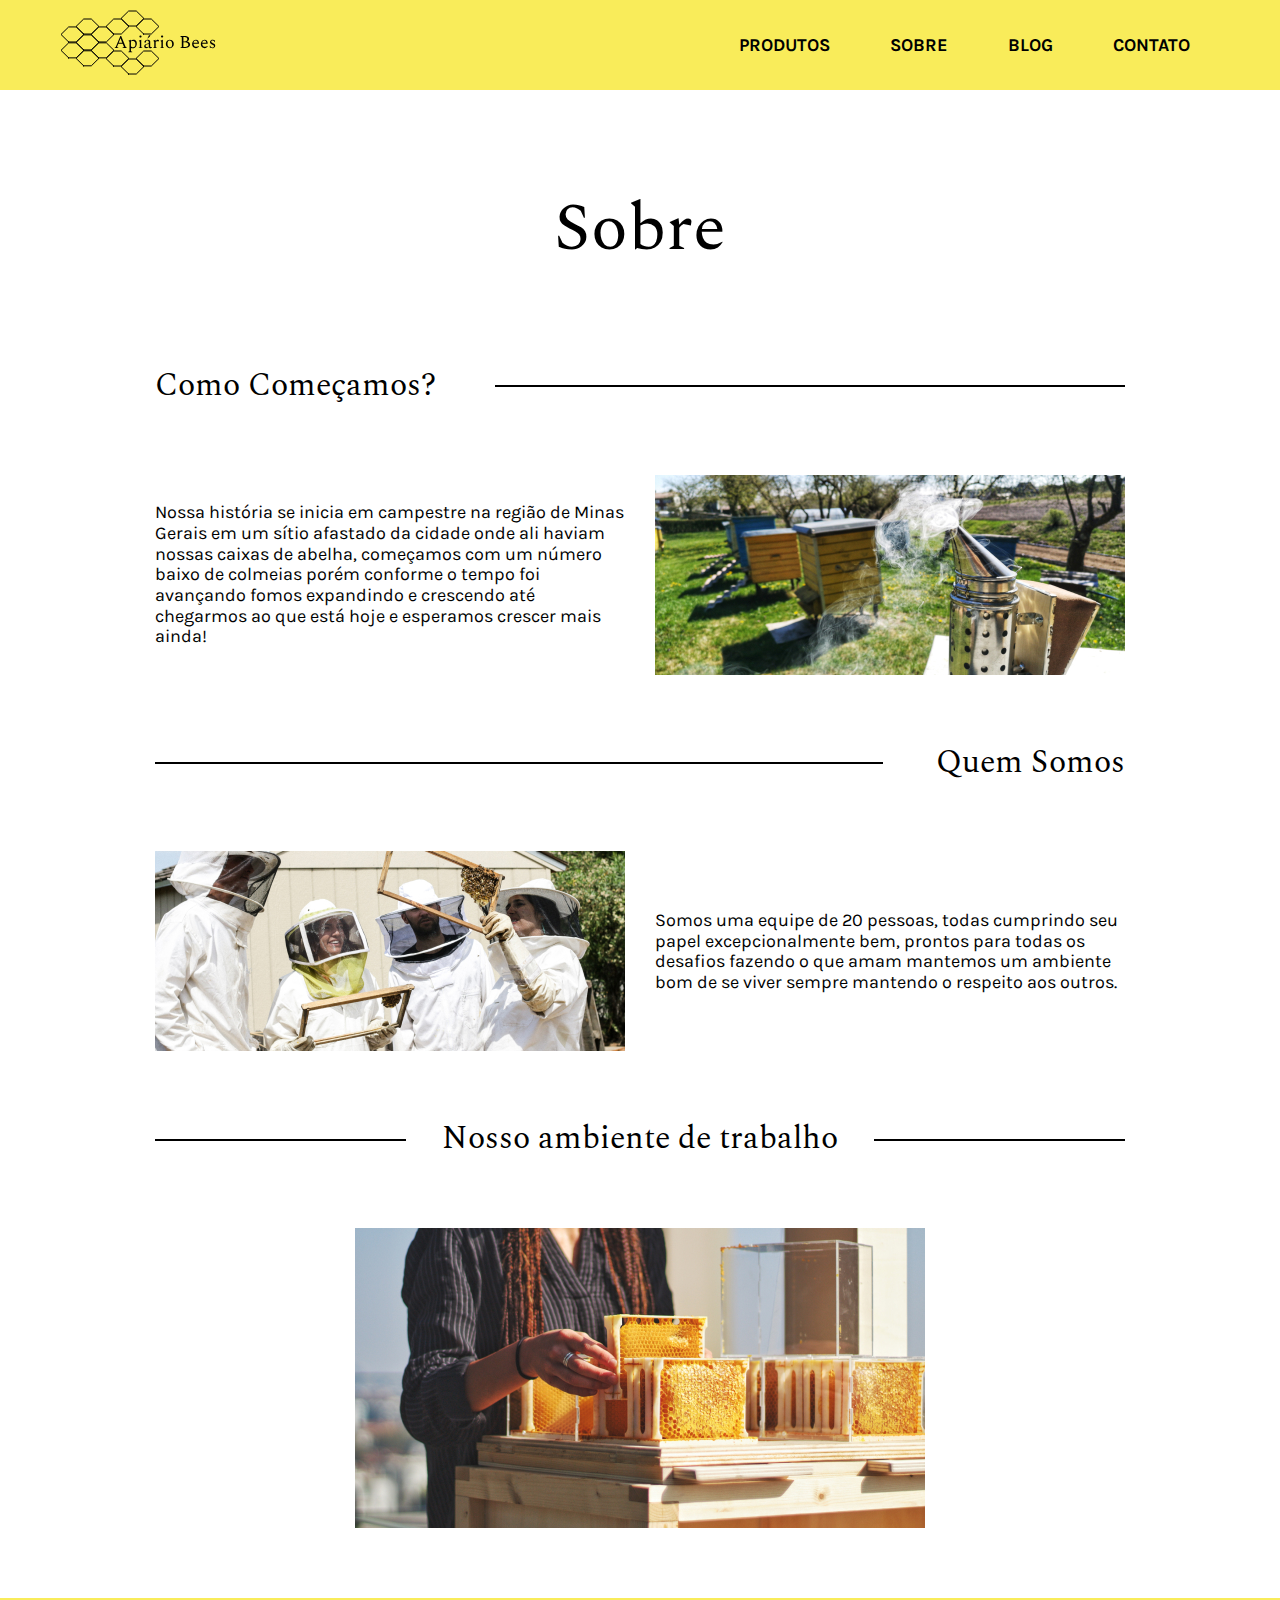
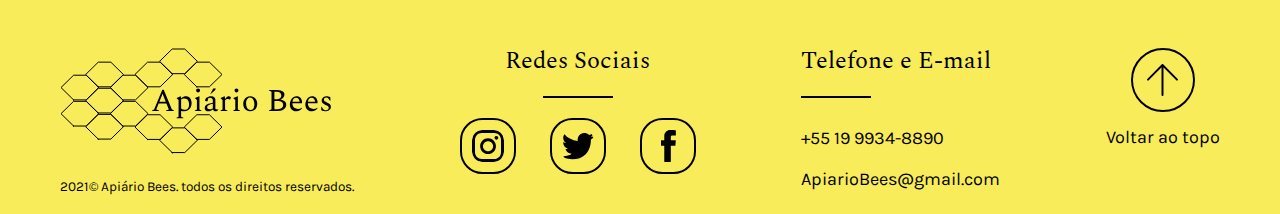
<file: sobre.html>
<!DOCTYPE html>
<html lang="pt-br">

<head>
  <meta charset="utf-8">
  <title>Apiário Bees | Sobre</title>
  <meta name="description" content="Saiba mais de nossa história, como começamos, como vivemos, conheça nossa equipe e muito mais.">

  <meta property="og:type" content="website" />
  <meta property="og:title" content="Apiário Bees | Sobre" />
  <meta property="og:description" content="Saiba mais de nossa história, como começamos, como vivemos, conheça nossa equipe e muito mais." />
  <meta property="og:url" content="apiariobees.com" />
  <meta property="og:image" content="" />

  <meta name="viewport" content="width=device-width, initial-scale=1">

  <link rel="shortcut icon" href="favicon.ico">


  <link rel="stylesheet" href="css/normalize.css">
  <link rel="stylesheet" href="css/reset.css">
  <link rel="stylesheet" href="css/style.css">
  <link rel="stylesheet" href="css/sobre.css">
  <link rel="stylesheet" href="css/responsivo.css">
  <script>document.documentElement.classList.add("js");</script>

  <link rel="preconnect" href="https://fonts.googleapis.com">
  <link rel="preconnect" href="https://fonts.gstatic.com" crossorigin>
  <link href="https://fonts.googleapis.com/css2?family=Karla:wght@400;700&family=Spectral&display=swap" rel="stylesheet">
</head>

<body id="#top">

  <header class="header-bg">
    <div class="header-container">
      <a class="logo" href="index.html">
        <div><img src="img/icones/marca-header.svg" alt="Apiário Bees logo"></div>
      </a>
      <nav>
        <ul class="header-nav">
          <a href="produtos.html">
            <li>produtos</li>
          </a>
          <a href="sobre.html">
            <li>sobre</li>
          </a>
          <a href="blog.html">
            <li>blog</li>
          </a>
          <a href="contato.html">
            <li>contato</li>
          </a>
        </ul>
      </nav>
    </div>
  </header>

  <section class="sobre-container">
    <h1>Sobre</h1>
    <h2 class="subtitle-sobre">Como Começamos?</h2>
    <div>
      <p>Nossa história se inicia em campestre na região de Minas Gerais em um sítio afastado da cidade onde ali haviam nossas caixas de abelha, começamos com um número baixo de colmeias porém conforme o tempo foi avançando fomos expandindo e crescendo até chegarmos ao que está hoje e esperamos crescer mais ainda!</p>
      <img src="img/sobre/inicio.jpg" alt="Fumegador e caixas de abelha">
    </div>
  </section>

  <section class="sobre-container sobre-direita">
    <h2 class="subtitle-sobre-direita">Quem Somos</h2>
    <div>
      <p>Somos uma equipe de 20 pessoas, todas cumprindo seu papel excepcionalmente bem, prontos para todas os desafios fazendo o que amam mantemos um ambiente bom de se viver sempre mantendo o respeito aos outros.</p>
      <img src="img/sobre/equipe.jpg" alt="Nossa equipe">
    </div>
  </section>

  <section class="sobre-container sobre-meio">
    <h2 class="subtitle-sobre">Nosso ambiente de trabalho</h2>
    <div>
      <img src="img/sobre/ambiente.jpg" alt="Nosso ambiente de trabalho">
    </div>
  </section>

  <footer class="footer-bg">
    <div class="footer-container">
      <div>
        <a href="index.html">
          <img src="img/icones/marca-footer.svg" alt="Apiário Bees">
        </a>
        <p class="copy">2021© Apiário Bees. todos os direitos reservados.</p>
      </div>

      <div class="redes">
        <h3>Redes Sociais</h3>
        <ul class="redes-sociais">
          <li>
            <a href="https://www.instagram.com" target="_blank"> <img src="img/icones/instagram-icon.svg" alt="Ícone do instagram"> </a>
          </li>

          <li>
            <a href="https://www.twitter.com" target="_blank"> <img src="img/icones/twitter-icon.svg" alt="Ícone do twitter"> </a>
          </li>

          <li>
            <a href="https://www.facebook.com" target="_blank"> <img src="img/icones/facebook-icon.svg" alt="Ícone do facebook"> </a>
          </li>
        </ul>
      </div>

      <div class="telefone-email">
        <h3>Telefone e E-mail</h3>
        <p>+55 19 9934-8890</p>
        <p>ApiarioBees@gmail.com</p>
      </div>

      <div class="footer-seta">
        <a href="#top"><img src="img/icones/seta-cima.svg" alt="Seta pra cima"></a>
        <p>Voltar ao topo</p>
      </div>
  </footer>

</body>
</file>
<file: css/style.css>
/* Estilos Gerais */

html {
  scroll-behavior: smooth;
}

body {
  font-family: Karla, Arial, Helvetica;
}

h1 {
  font-family: Spectral, serif;
  font-size: 4.25em;
}

h2 {
  font-family: Spectral, serif;
  font-size: 2em;
}

h3 {
  font-family: Spectral, serif;
  font-size: 1.5em;
}

p {
  font-size: 1.125em;
  color: #000000;
}

.btn {
  text-transform: uppercase;
  color: #000000;
  font-size: 1.5em;
  font-weight: 700;
  margin: 0 auto;
  border: #000000 2px solid;
  padding: 10px 20px;
  background: #ffef40;
  max-width: 170px;
  transition: 0.2s;
}

.btn:hover {
  background: #c8bc3b;
}
/* Header */

.header-bg {
  background: #f9ec5a;
  width: 100%;
}

.header-container {
  margin: 0 auto;
  max-width: 1160px;
  display: flex;
  justify-content: space-between;
  flex-wrap: wrap;
  padding: 10px 0;
}

.header-container a {
  color: #000000;
  font-weight: 700;
  font-size: 1.125em;
  text-transform: uppercase;
  transition: 0.2s;
}

.header-nav {
  padding-top: 25px;
  display: flex;
  flex-wrap: wrap;
}

.header-nav a {
  margin: 0px 30px;
}

.header-container a:hover {
  color: #fff;
}

header {
  position: sticky;
  top: 0;
  z-index: 10;
}
/* Intro */

.intro-bg {
  padding: 100px 0;
  background: url(../img/home/BG-HOME.jpg) no-repeat;
  background-size: cover;
  width: 100%;
  text-align: center;
  color: #fff;
}

.intro-bg h2::after {
  content: "";
  display: block;
  height: 2px;
  background: #ffffff;
  width: 100px;
  margin: 50px auto 100px auto;
}

.intro-bg h2::before {
  content: "";
  display: block;
  height: 2px;
  background: #ffffff;
  width: 100px;
  margin: 50px auto 50px auto;
}

/* Home História */

.section-historia-container {
  max-width: 970px;
  padding: 100px 0;
  margin: 0 auto;
  display: flex;
  flex-wrap: wrap;
  justify-content: space-between;
}

.section-historia-container p {
  max-width: 400px;
  margin-bottom: 60px;
  font-size: 1.25em;
}

.section-historia-container h2::after {
  content: "";
  display: block;
  height: 2px;
  background: #000000;
  width: 100px;
  margin: 20px 0 50px 0;
}

/* Seção Produtos */

.section-produtos {
  background: #fff47d;
  width: 100%;
  text-align: center;
  padding: 100px 0;
}

.section-produtos h1 {
  text-transform: uppercase;
  margin-bottom: 50px;
  font-size: 3em;
}

.section-produtos p {
  max-width: 270px;
  margin-bottom: 80px;
}

.section-produtos img {
  margin-bottom: 40px;
}

.section-produtos-container {
  max-width: 970px;
  margin: 0 auto;
  display: flex;
  flex: wrap;
  justify-content: space-between;
}

/* Seção Novidades */

.section-news {
  max-width: 970px;
  padding: 100px 0px;
  margin: 0 auto;
  text-align: center;
}

.section-news h2 {
  margin-bottom: 80px;
}

.news-lista {
  display: flex;
  flex-wrap: wrap;
  justify-content: space-between;
}

.news-lista img {
  margin-bottom: 20px;
  transition: transform 0.2s;
}

.news-lista p {
  max-width: 180px;
}

.news-lista a:hover img {
  transform: scale(1.1);
}

.bolinha {
  width: 10px;
  height: 10px;
  border-radius: 50%;
  background: #000000;
  margin: 60px 0px;
}

/* Seção endereço */

.section-endereco {
  background: #fff47d;
  width: 100%;
}

.section-endereco-container {
  max-width: 970px;
  margin: 0 auto;
  padding: 100px 0;
  text-align: center;
}

.section-endereco-container h2,
.section-endereco-container p {
  margin-bottom: 30px;
}

/* Footer */

.prefooter-color {
  background: #f1e559;
  width: 100%;
  padding: 75px 0;
  border-bottom: 2px solid #000;
}

.prefooter {
  font-size: 1.33em;
  text-align: center;
  max-width: 970px;
  margin: 0 auto;
}

.prefooter a {
  text-decoration: underline;
  color: #000;
  transition: 0.2s;
}

.prefooter a:hover {
  color: #fff;
}

.footer-bg {
  background: #f9ec5a;
  width: 100%;
}

.footer-container {
  margin: 0 auto;
  max-width: 1160px;
  padding: 50px 0px 20px 0px;
  display: flex;
  flex-wrap: wrap;
  justify-content: space-between;
}

.copy {
  margin-top: 20px;
  font-size: 0.85em;
}

.redes h3::after {
  content: "";
  display: block;
  height: 2px;
  width: 70px;
  background: #000;
  margin: 20px auto;
}

.footer-container ul li {
  display: inline-block;
}

.redes h3 {
  text-align: center;
}

.footer-container ul li + li {
  margin-left: 30px;
}

.footer-container ul li img {
  padding: 10px;
  border: 2px solid #000;
  border-radius: 40%;
  transition: 0.2s;
}

.footer-container ul li img:hover {
  border: 2px solid #fff;
}

.telefone-email h3::after {
  content: "";
  display: block;
  height: 2px;
  width: 70px;
  background: #000;
  margin: 20px 0px 30px 0px;
}

.telefone-email p + p {
  margin-top: 20px;
}

.footer-seta {
  text-align: center;
}

.footer-seta p {
  margin-top: 10px;
}

.footer-seta img {
  padding: 10px;
  border-radius: 50%;
  border: 2px solid #000;
  transition: 0.2s;
}

.footer-seta img:hover {
  border: 2px solid #fff;
}
</file>
<file: css/responsivo.css>
/* Estilo para tablet */

/* Home */

@media only screen and (min-width: 788px) and (max-width: 979px) {
  .intro-bg {
    padding: 50px 0;
  }

  .intro-bg h2::after {
    margin: 30px auto 50px auto;
  }

  .intro-bg h2::before {
    margin: 50px auto 30px auto;
  }

  .section-historia-container {
    padding: 30px;
  }

  .section-historia-container p {
    font-size: 1em;
    max-width: 300px;
  }

  .section-produtos-container {
    padding: 30px;
  }

  .section-produtos-container div p {
    font-size: 1em;
    max-width: 200px;
  }

  .prefooter {
    font-size: 1.125em;
  }

  .section-news {
    padding: 50px 30px;
  }

  .footer-container {
    padding-bottom: 50px;
  }

  .footer-container h3 {
    font-size: 1.25em;
  }

  .footer-container p + p {
    font-size: 1em;
  }

  .footer-container .footer-seta {
    display: none;
  }

  /* 
 

  Página Produtos 


  */

  .beneficio-lista h2 {
    font-size: 1.5em;
  }

  .beneficio-lista li {
    font-size: 1em;
  }

  /* 


  Página Sobre


  */

  .sobre-container {
    max-width: 700px;
  }

  .sobre-container h1 {
    margin: 50px 0;
  }

  .sobre-container h2 {
    font-size: 1.5em;
  }

  .sobre-container p {
    font-size: 1em;
    max-width: 500px;
    text-align: center;
    margin: 0 auto;
  }
  .sobre-container img {
    margin: 50px auto 0 auto;
  }

  /* 


  Página Contato


  */

  .page-contato {
    max-width: 700px;
    padding: 50px;
  }

  .page-contato h1 {
    margin-bottom: 50px;
  }

  /* 


  Página Blog


*/

  .pagina-blog {
    max-width: 700px;
    padding: 50px;
  }

  .open-blog {
    margin-top: 50px;
    justify-content: center;
  }

  .open-blog a,
  .open-blog p,
  .open-blog h2 {
    margin-top: 30px;
    margin-left: 0px;
    text-align: center;
  }
}

/* Estilo para smartphone */

@media only screen and (max-width: 787px) {
  header {
    position: relative;
  }

  .header-container {
    max-width: 300px;
    margin: 0 auto;
  }

  .header-nav {
    justify-content: space-between;
  }

  .logo {
    margin: 0 auto;
  }

  .header-nav a {
    text-align: center;
    border: 3px solid #000;
    width: 100px;
    padding: 10px;
    margin: 0 0 30px 0;
  }

  .header-nav a:hover {
    color: #000;
    border: 3px solid #fff;
  }

  .section-historia-container {
    max-width: 300px;
    margin: 0 auto;
    padding: 30px 0;
  }

  .section-historia-container img {
    margin-top: 30px;
  }

  .section-produtos-container {
    flex-direction: column;
    max-width: 300px;
    margin: 0 auto;
    padding: 50px 0;
  }

  .section-produtos h1 {
    margin-bottom: 15px;
  }

  .section-produtos-container p {
    margin: 0 auto 40px auto;
  }

  .section-news {
    max-width: 300px;
    padding: 30px 0;
  }

  .news-lista {
    margin: 0 auto;
    flex-direction: column;
  }

  .news-lista p {
    margin: 0 auto 30px auto;
  }

  .bolinha {
    width: 0px;
    height: 0px;
    margin: 0px;
  }

  .section-endereco-container {
    max-width: 300px;
    padding: 30px 0;
  }

  .footer-container {
    max-width: 300px;
    flex-direction: column;
    text-align: center;
    padding-bottom: 50px;
  }

  .footer-container div:first-of-type {
    margin-bottom: 50px;
  }

  .redes {
    margin-bottom: 50px;
  }

  .telefone-email {
    margin-bottom: 50px;
  }

  .telefone-email h3::after {
    margin: 10px auto;
  }

  .redes h3::after {
    margin: 10px auto;
  }

  /* 


  Página Produtos


  */

  .secao-de-produtos {
    max-width: 300px;
  }

  .produto-item {
    padding: 60px 0px;
  }

  .direita img,
  .produto-item img {
    margin: 0 0 30px 0;
  }

  .beneficio-lista ul span p {
    margin: 30px 0;
  }

  /* 


  Página Sobre


  */

  .sobre-container {
    max-width: 300px;
  }

  .sobre-container h1 {
    margin: 50px 0;
  }

  .sobre-container h2 {
    font-size: 1.5em;
    margin-bottom: 50px;
  }

  .sobre-container div {
    padding-bottom: 50px;
  }

  .sobre-direita h2 {
    text-align: right;
  }

  .sobre-container p {
    font-size: 1em;
    text-align: center;
    margin: 0 auto;
  }

  .sobre-container img {
    margin-top: 50px;
  }

  /* 


  Página Contato


  */

  .page-contato {
    max-width: 300px;
    padding: 50px;
  }

  .page-contato h1 {
    margin-bottom: 50px;
  }

  .page-contato div form button {
    margin: 0 auto;
  }

  .page-contato ul li,
  .page-contato h2 {
    margin-top: 30px;
    text-align: center;
  }

  .contato-maps h2 {
    font-size: 1.5em;
  }

  /* 


  Página Blog


  */

  .pagina-blog {
    max-width: 300px;
    padding: 50px;
  }

  .open-blog {
    margin-top: 50px;
  }

  .open-blog a,
  .open-blog p,
  .open-blog h2 {
    margin-top: 30px;
    margin-left: 0px;
    text-align: center;
  }

  .open-blog h2,
  .closed-blog h2 {
    font-size: 1.5em;
  }

  .open-blog p {
    font-size: 1em;
  }

  .blog-btn {
    margin: 30px auto 30px auto;
    border: 3px solid #000;
    padding: 10px;
    transition: 0.2s;
  }

  .blog-btn:hover {
    border: 3px solid #fff;
    color: #000;
  }

  .closed-blog {
    flex-direction: column;
  }

  .closed-blog h2 {
    margin-bottom: 20px;
  }

  .open-seta {
    width: 200px;
    border: 3px solid #000;
    border-radius: 0%;
  }
}
</file>
<file: css/blog.css>
.pagina-blog {
  max-width: 970px;
  margin: 0 auto;
  text-align: center;
  padding: 100px 0;
}

.open-blog {
  margin-top: 100px;
  display: flex;
  flex-wrap: wrap;
  background: #fff47d;
  padding: 50px;
  text-align: left;
}

.open-blog h2,
.open-blog p {
  max-width: 450px;
  margin-bottom: 30px;
}

.open-blog a div,
.open-blog p,
.open-blog h2 {
  margin-left: 30px;
}

.open-blog a {
  color: #000;
  transition: 0.2s;
}

.close-seta {
  float: right;
}

.open-blog a:hover {
  color: #fff;
}

.closed-blog {
  display: flex;
  align-items: center;
  justify-content: right;
  margin-top: 50px;
  background: #fff47d;
  padding: 25px;
  text-align: center;
}

.closed-blog h2 {
  margin: 0 auto;
}

.open-seta,
.close-seta {
  border: 2px solid #000;
  border-radius: 50%;
  padding: 5px;
  transition: 0.2s;
}

.open-seta:hover,
.close-seta:hover {
  border: 2px solid #fff;
}
</file>
<file: css/contato.css>
.page-contato {
  max-width: 970px;
  padding: 100px 0;
  margin: 0 auto;
}

.page-contato h1 {
  text-align: center;
  margin-bottom: 100px;
}

.container-form {
  display: flex;
  justify-content: space-between;
  flex-wrap: wrap;
}

.container-form label,
.container-form h2 {
  font-family: Karla, Arial, Helvetica, sans-serif;
  font-size: 1.5em;
}

.form-contato label {
  display: block;
  margin-bottom: 10px;
}

.form-contato input,
.form-contato textarea {
  border: 2px solid #ffef40;
  padding: 10px;
  width: 300px;
  outline: none;
  resize: none;
  margin-bottom: 40px;
  max-height: 120px;
}

.form-contato button {
  display: block;
  border: 2px solid #000;
  padding: 10px 20px;
  background: #ffef40;
  width: 200px;
  color: #000;
  text-transform: uppercase;
  font-weight: 700;
  font-size: 1.5em;
  transition: 0.2s;
}

.form-contato button:hover {
  background: #c8bc3b;
  cursor: pointer;
}

.container-form ul li {
  margin-top: 50px;
  font-size: 1.125em;
  max-width: 300px;
}

.contato-maps {
  display: flex;
  flex-direction: column;
  align-items: center;
}

.contato-maps h2 {
  margin: 100px 0 50px 0;
  font-family: Karla, Arial, Helvetica, sans-serif;
}
</file>
<file: css/produtos.css>
.intro-produtos {
  max-width: 970px;
  margin: 0 auto;
  padding: 100px 0;
  text-align: center;
  flex-wrap: wrap;
}

.inter-nav {
  margin-top: 100px;
  display: flex;
  font-size: 1.5em;
  justify-content: center;
}

.inter-nav a {
  color: #000;
  transition: 0.2s;
}

.inter-nav a:hover {
  color: #e5d845;
}

.inter-nav li + li::before {
  content: "";
  display: inline-block;
  background: #000;
  width: 30px;
  height: 2px;
  margin: 5px 30px;
}

/* Seção geral */

.secao-de-produtos {
  max-width: 960px;
  margin: 0 auto;
}

.secao-de-produtos h3 {
  font-family: Karla, Arial, Helvetica;
}

.secao-de-produtos li {
  font-size: 1.125em;
}

.secao-de-produtos .btn {
  margin: 0;
}

.subsection-title {
  display: flex;
  justify-content: center;
}

.subsection-title::before,
.subsection-title::after {
  align-self: center;
}

.secao-de-produtos .subsection-title::before {
  content: "";
  display: inline-block;
  background: #000;
  width: calc(50% - 40px);
  height: 2px;
  margin: 0px 30px;
}

.secao-de-produtos .subsection-title::after {
  content: "";
  display: inline-block;
  background: #000;
  width: calc(50% - 40px);
  height: 2px;
  margin: 0px 30px;
}

.produto-item {
  display: flex;
  flex-wrap: wrap;
  padding: 100px 30px;
}

.produto-item img {
  margin-right: 100px;
}

.beneficio-lista h3 {
  margin: 40px 0;
}

.beneficio-lista li {
  margin-bottom: 30px;
}

.beneficio-lista ul {
  padding-bottom: 40px;
}

.direita {
  flex-direction: row-reverse;
  text-align: right;
}

.direita img {
  margin-left: 100px;
  margin-right: 0;
}

.beneficio-lista span p {
  margin: 60px 0;
}

.bg {
  background: #fff47d;
  width: 100%;
}
</file>
<file: css/sobre.css>
.sobre-container h1 {
  text-align: center;
  margin: 100px 0;
}

.sobre-container {
  max-width: 970px;
  margin: 0 auto;
}

.sobre-container p {
  max-width: 470px;
  margin-right: 30px;
}

.sobre-container h2 {
  margin-bottom: 70px;
}

.sobre-container div {
  display: flex;
  align-items: center;
  flex-wrap: wrap;
  padding-bottom: 70px;
}

.subtitle-sobre,
.subtitle-sobre-direita {
  display: flex;
  justify-content: space-between;
  max-width: 970px;
}

.sobre-direita .subtitle-sobre-direita::before,
.subtitle-sobre::after,
.sobre-meio h2::after,
.sobre-meio h2::before {
  content: "";
  align-self: center;
  height: 2px;
  background: #000;
}

.subtitle-sobre::after {
  width: 65%;
  margin-left: 20px;
}

.sobre-direita .subtitle-sobre-direita::before {
  width: 75%;
  margin-right: 20px;
}

.sobre-direita div {
  display: flex;
  align-items: center;
  flex-direction: row-reverse;
}

.sobre-direita p {
  margin-left: 30px;
  margin-right: 0;
}

.sobre-meio {
  text-align: center;
}

.sobre-meio img {
  margin: 0 auto;
}

.sobre-meio h2::after {
  width: calc(30% - 40px);
  margin-left: 30px;
}

.sobre-meio h2::before {
  width: calc(30% - 40px);
  margin-right: 30px;
}
</file>
